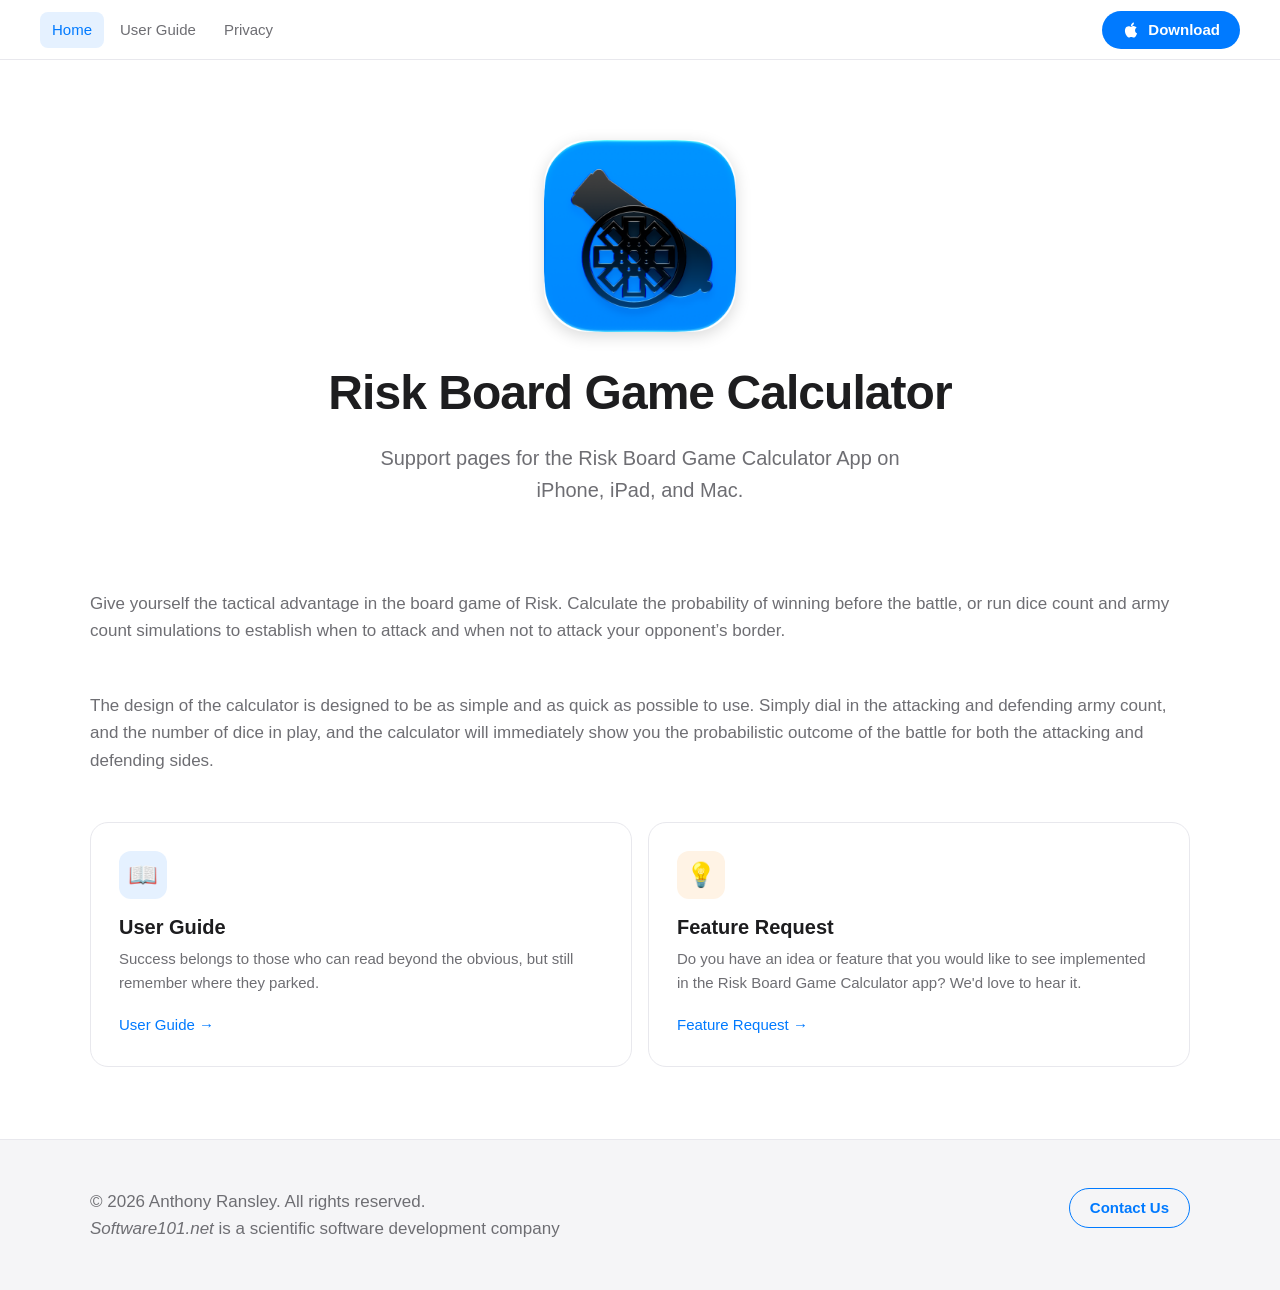
<file: index.html>
<!DOCTYPE html>
<html lang="en">
<head>
  <meta charset="UTF-8">
  <meta name="viewport" content="width=device-width, initial-scale=1.0">
  <title>Risk Board Game Calculator — Home</title>
  <meta name="description" content="Help, user guide, and support for the Risk Board Game Calculator">
  <link rel="stylesheet" href="assets/css/style.css">
</head>
<body>

<!-- ─── Header ─────────────────────────────────────── -->
<header class="site-header">
  <div class="header-inner">
    <nav class="header-nav">
      <a href="index.html" class="active">Home</a>
      <a href="user-guide.html">User Guide</a>
      <a href="privacy.html">Privacy</a>
    </nav>
    <div class="header-cta">
      <a href="https://apps.apple.com" class="btn btn-primary" target="_blank" rel="noopener">
        <svg viewBox="0 0 24 24" fill="currentColor"><path d="M18.71 19.5c-.83 1.24-1.71 2.45-3.05 2.47-1.34.03-1.77-.79-3.29-.79-1.53 0-2 .77-3.27.82-1.31.05-2.3-1.32-3.14-2.53C4.25 17 2.94 12.45 4.7 9.39c.87-1.52 2.43-2.48 4.12-2.51 1.28-.02 2.5.87 3.29.87.78 0 2.26-1.07 3.8-.91.65.03 2.47.26 3.64 1.98-.09.06-2.17 1.28-2.15 3.81.03 3.02 2.65 4.03 2.68 4.04-.03.07-.42 1.44-1.38 2.83M13 3.5c.73-.83 1.94-1.46 2.94-1.5.13 1.17-.34 2.35-1.04 3.19-.69.85-1.83 1.51-2.95 1.42-.15-1.15.41-2.35 1.05-3.11z"/></svg>
        Download
      </a>
    </div>
  </div>
</header>

<!-- ─── Main Heading ────────────────────────────────────────── -->
<section class="hero">
  <img src="assets/images/AppIconDefault512.png" alt="Icon1" class="hero-icon">
  <h1>Risk Board Game Calculator</h1>
  <p class="hero-subtitle">Support pages for the Risk Board Game Calculator App on iPhone, iPad, and Mac.</p>
</section>

<!-- ─── Promotional ──────────────────────────────────── -->
<section class="section section-tight">
  <div class="section-inner">
    <p>Give yourself the tactical advantage in the board game of Risk. Calculate the probability of winning before the battle, or run dice count and army count simulations to establish when to attack and when not to attack your opponent’s border.</p>
  </div>
</section>

<!-- ─── Description ──────────────────────────────────── -->
<section class="section section-tight">
  <div class="section-inner">
    <p>The design of the calculator is designed to be as simple and as quick as possible to use. Simply dial in the attacking and defending army count, and the number of dice in play, and the calculator will immediately show you the probabilistic outcome of the battle for both the attacking and defending sides.</p>
  </div>
</section>

<!-- ─── Quick links ──────────────────────────────────── -->
<section class="section section-top-tight">
  <div class="section-inner">
    <div class="cards-grid">
      <div class="card">
        <div class="card-icon blue">📖</div>
        <h3>User Guide</h3>
        <p>Success belongs to those who can read beyond the obvious, but still remember where they parked. </p>
        <a href="user-guide.html">User Guide →</a>
      </div>
      <div class="card">
        <div class="card-icon orange">💡</div>
        <h3>Feature Request</h3>
        <p>Do you have an idea or feature that you would like to see implemented in the Risk Board Game Calculator app? We'd love to hear it.</p>
        <a href="mailto:software101.net@gmail.com?subject=Risk%20Board%20Game%20Calculator%20feature%20request">Feature Request →</a>
      </div>

    </div>
  </div>
</section>


<!-- ─── Footer ───────────────────────────────────────── -->
<footer class="site-footer">
  <div class="footer-inner">
    <p>&copy; 2026 Anthony Ransley. All rights reserved.<br><em>Software101.net</em> is a scientific software development company</p>
    <a href="mailto:software101.net@gmail.com?subject=Risk%20Board%20Game%20Calculator" class="btn btn-outline">Contact Us</a>
  </div>
</footer>

</body>
</html>
</file>
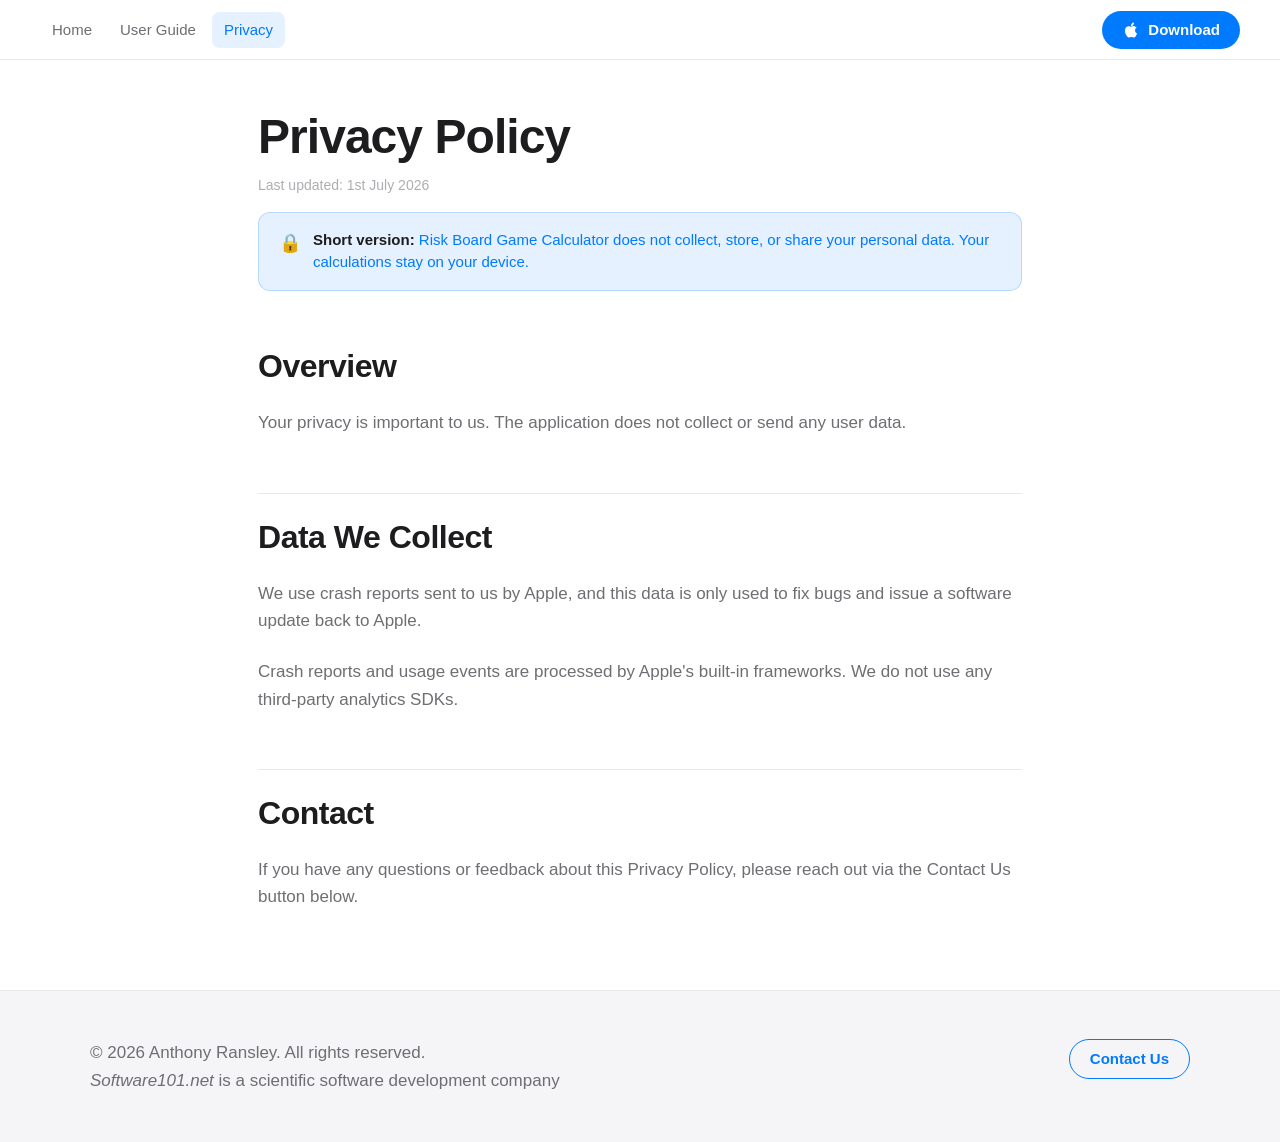
<file: privacy.html>
<!DOCTYPE html>
<html lang="en">
<head>
  <meta charset="UTF-8">
  <meta name="viewport" content="width=device-width, initial-scale=1.0">
  <title>Risk Board Game Calculator — Privacy Policy</title>
  <meta name="description" content="Privacy Policy for for Risk Board Game Calculator App.">
  <link rel="stylesheet" href="assets/css/style.css">
</head>
<body>

<!-- ─── Header ─────────────────────────────────────── -->
<header class="site-header">
  <div class="header-inner">
    <nav class="header-nav">
      <a href="index.html">Home</a>
      <a href="user-guide.html">User Guide</a>
      <a href="privacy.html" class="active">Privacy</a>
    </nav>
    <div class="header-cta">
      <a href="https://apps.apple.com" class="btn btn-primary" target="_blank" rel="noopener">
        <svg viewBox="0 0 24 24" fill="currentColor"><path d="M18.71 19.5c-.83 1.24-1.71 2.45-3.05 2.47-1.34.03-1.77-.79-3.29-.79-1.53 0-2 .77-3.27.82-1.31.05-2.3-1.32-3.14-2.53C4.25 17 2.94 12.45 4.7 9.39c.87-1.52 2.43-2.48 4.12-2.51 1.28-.02 2.5.87 3.29.87.78 0 2.26-1.07 3.8-.91.65.03 2.47.26 3.64 1.98-.09.06-2.17 1.28-2.15 3.81.03 3.02 2.65 4.03 2.68 4.04-.03.07-.42 1.44-1.38 2.83M13 3.5c.73-.83 1.94-1.46 2.94-1.5.13 1.17-.34 2.35-1.04 3.19-.69.85-1.83 1.51-2.95 1.42-.15-1.15.41-2.35 1.05-3.11z"/></svg>
        Download
      </a>
    </div>
  </div>
</header>

<!-- ─── Docs layout ──────────────────────────────────── -->
<div class="docs-layout docs-layout--full">

  <!-- Content -->
  <main class="docs-content">

    <h1>Privacy Policy</h1>
    <p style="color:var(--text-tertiary);font-size:14px;margin-top:6px;">Last updated: 1st July 2026</p>

    <div class="callout tip mt-16">
      <span class="callout-icon">🔒</span>
      <div><strong>Short version:</strong> Risk Board Game Calculator does not collect, store, or share your personal data. Your calculations stay on your device.</div>
    </div>

    <!-- Overview -->
    <h2 id="overview">Overview</h2>
    <p>Your privacy is important to us. The application does not collect or send any user data.</p>

    <!-- Data We Collect -->
    <h2 id="data-collected">Data We Collect</h2>
    <p>We use crash reports sent to us by Apple, and this data is only used to fix bugs and issue a software update back to Apple.</p>

    <p>Crash reports and usage events are processed by Apple's built-in frameworks. We do not use any third-party analytics SDKs.</p>

    <!-- Contact -->
    <h2 id="contact">Contact</h2>
    <p>If you have any questions or feedback about this Privacy Policy, please reach out via the Contact Us button below.</p>
   </main>
</div>

<!-- ─── Footer ───────────────────────────────────────── -->
<footer class="site-footer">
  <div class="footer-inner">
    <p>&copy; 2026 Anthony Ransley. All rights reserved.<br><em>Software101.net</em> is a scientific software development company</p>
    <a href="mailto:software101.net@gmail.com?subject=Risk%20Board%20Game%20Calculator" class="btn btn-outline">Contact Us</a>
  </div>
</footer>

</body>
</html>
</file>
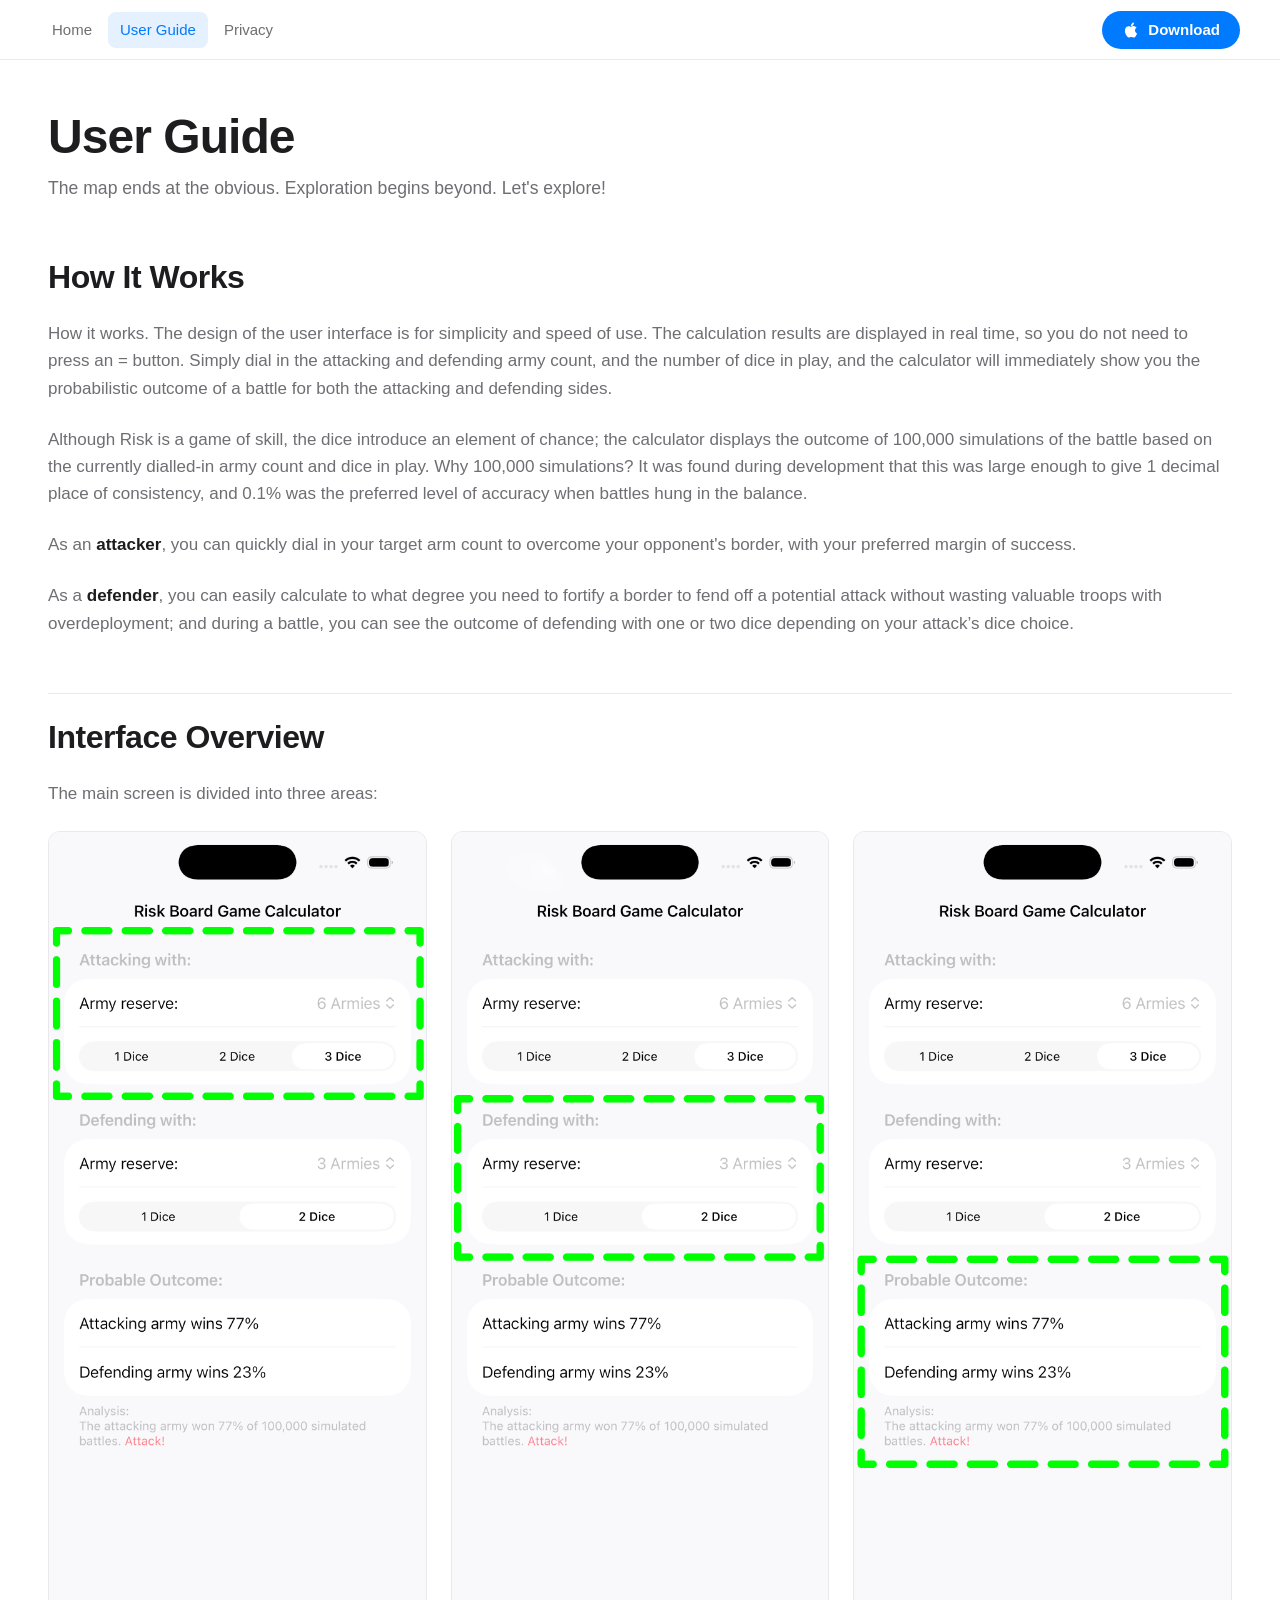
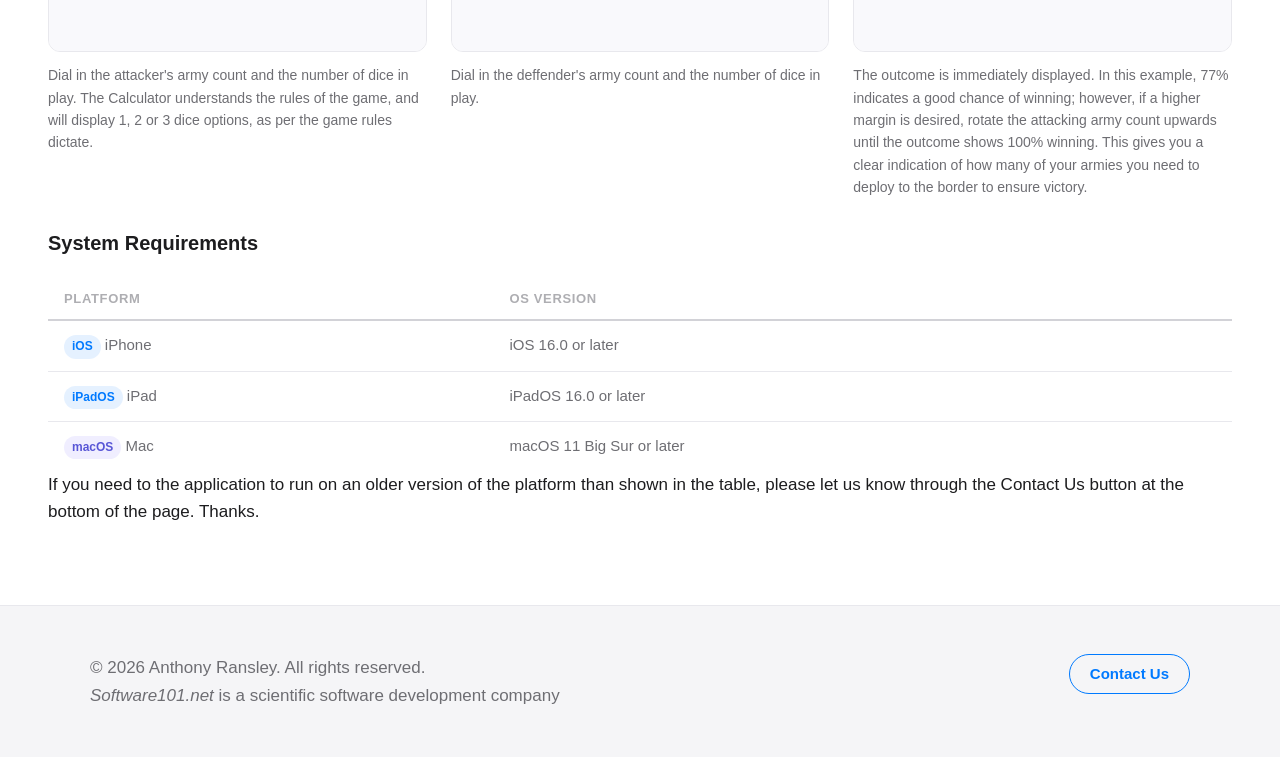
<file: user-guide.html>
<!DOCTYPE html>
<html lang="en">
<head>
  <meta charset="UTF-8">
  <meta name="viewport" content="width=device-width, initial-scale=1.0">
  <title>Risk Board Game Calculator — User Guide</title>
  <meta name="description" content="user guide for Risk Board Game Calculator App.">
  <link rel="stylesheet" href="assets/css/style.css">
</head>
<body>

<!-- ─── Header ─────────────────────────────────────── -->
<header class="site-header">
  <div class="header-inner">
    <nav class="header-nav">
      <a href="index.html">Home</a>
      <a href="user-guide.html"class="active">User Guide</a>
      <a href="privacy.html">Privacy</a>
    </nav>
    <div class="header-cta">
      <a href="https://apps.apple.com" class="btn btn-primary" target="_blank" rel="noopener">
        <svg viewBox="0 0 24 24" fill="currentColor"><path d="M18.71 19.5c-.83 1.24-1.71 2.45-3.05 2.47-1.34.03-1.77-.79-3.29-.79-1.53 0-2 .77-3.27.82-1.31.05-2.3-1.32-3.14-2.53C4.25 17 2.94 12.45 4.7 9.39c.87-1.52 2.43-2.48 4.12-2.51 1.28-.02 2.5.87 3.29.87.78 0 2.26-1.07 3.8-.91.65.03 2.47.26 3.64 1.98-.09.06-2.17 1.28-2.15 3.81.03 3.02 2.65 4.03 2.68 4.04-.03.07-.42 1.44-1.38 2.83M13 3.5c.73-.83 1.94-1.46 2.94-1.5.13 1.17-.34 2.35-1.04 3.19-.69.85-1.83 1.51-2.95 1.42-.15-1.15.41-2.35 1.05-3.11z"/></svg>
        Download
      </a>
    </div>
  </div>
</header>

  <!-- Content -->
  <main class="docs-content">

    <h1>User Guide</h1>
    <p style="font-size:1.1rem;color:var(--text-secondary);margin-top:8px;">The map ends at the obvious. Exploration begins beyond. Let's explore!</p>

    <!-- ── Getting Started ── -->
    <h2 id="how-it-works">How It Works</h2>

    <p>How it works. The design of the user interface is for simplicity and speed of use. The calculation results are displayed in real time, so you do not need to press an = button. Simply dial in the attacking and defending army count, and the number of dice in play, and the calculator will immediately show you the probabilistic outcome of a battle for both the attacking and defending sides.</p>

<p>Although Risk is a game of skill, the dice introduce an element of chance; the calculator displays the outcome of 100,000 simulations of the battle based on the currently dialled-in army count and dice in play. Why 100,000 simulations? It was found during development that this was large enough to give 1 decimal place of consistency, and 0.1% was the preferred level of accuracy when battles hung in the balance. </p> 

<p>As an <strong>attacker</strong>, you can quickly dial in your target arm count to overcome your opponent's border, with your preferred margin of success.</p>

<p>As a <strong>defender</strong>, you can easily calculate to what degree you need to fortify a border to fend off a potential attack without wasting valuable troops with overdeployment; and during a battle, you can see the outcome of defending with one or two dice depending on your attack’s dice choice.</p>

    <!-- ── Interface Overview ── -->
    <h2 id="interface-overview">Interface Overview</h2>

    <p>The main screen is divided into three areas:</p>

    <div class="screenshot-grid">
      <figure class="screenshot">
        <img src="assets/images/section1.webp" alt="Attack Section">
        <figcaption>Dial in the attacker's army count and the number of dice in play. The Calculator understands the rules of the game, and will display 1, 2 or 3 dice options, as per the game rules dictate.</figcaption>
      </figure>
      <figure class="screenshot">
        <img src="assets/images/section2.webp" alt="Defend Section">
        <figcaption>Dial in the deffender's army count and the number of dice in play.</figcaption>
      </figure>
      <figure class="screenshot">
        <img src="assets/images/section3.webp" alt="Outcome Section">
        <figcaption>The outcome is immediately displayed. In this example, 77% indicates a good chance of winning; however, if a higher margin is desired, rotate the attacking army count upwards until the outcome shows 100% winning. This gives you a clear indication of how many of your armies you need to deploy to the border to ensure victory.</figcaption>
      </figure>
    </div>


    <h3>System Requirements</h3>
    <div class="table-wrap">
      <table>
        <thead>
          <tr><th>Platform</th><th>OS Version</th></tr>
        </thead>
        <tbody>
          <tr><td><span class="badge badge-ios">iOS</span> iPhone</td><td>iOS 16.0 or later</td></tr>
          <tr><td><span class="badge badge-ios">iPadOS</span> iPad</td><td>iPadOS 16.0 or later</td></tr>
          <tr><td><span class="badge badge-mac">macOS</span> Mac</td><td>macOS 11 Big Sur or later</td></tr>
        </tbody>
      </table>
      If you need to the application to run on an older version of the platform than shown in the table, please let us know through the Contact Us button at the bottom of the page. Thanks. 
    </div>

  </main>

<!-- ─── Footer ───────────────────────────────────────── -->
<footer class="site-footer">
  <div class="footer-inner">
    <p>&copy; 2026 Anthony Ransley. All rights reserved.<br><em>Software101.net</em> is a scientific software development company</p>
    <a href="mailto:software101.net@gmail.com?subject=Risk%20Board%20Game%20Calculator" class="btn btn-outline">Contact Us</a>
  </div>
</footer>

</body>
</html>
</file>
<file: assets/css/style.css>
/* Fractions Calculator Support Site — Design System */

:root {
  --accent: #007AFF;
  --accent-hover: #0063CC;
  --accent-light: #E5F1FF;
  --success: #34C759;
  --warning: #FF9500;
  --danger: #FF3B30;

  --bg: #FFFFFF;
  --bg-secondary: #F5F5F7;
  --bg-tertiary: #EBEBEB;
  --surface: #FFFFFF;
  --surface-raised: #FFFFFF;
  --border: #D2D2D7;
  --border-light: #E8E8ED;

  --text-primary: #1D1D1F;
  --text-secondary: #6E6E73;
  --text-tertiary: #AEAEB2;

  --radius-sm: 8px;
  --radius-md: 12px;
  --radius-lg: 18px;

  --shadow-sm: 0 1px 3px rgba(0,0,0,0.08);
  --shadow-md: 0 4px 16px rgba(0,0,0,0.10);
  --shadow-lg: 0 8px 32px rgba(0,0,0,0.12);

  --font: -apple-system, BlinkMacSystemFont, "SF Pro Text", "Segoe UI", sans-serif;
  --font-display: -apple-system, BlinkMacSystemFont, "SF Pro Display", "Segoe UI", sans-serif;
  --font-mono: "SF Mono", ui-monospace, "Cascadia Code", Menlo, monospace;

  --nav-width: 260px;
  --header-height: 60px;
  --content-max: 820px;
}

@media (prefers-color-scheme: dark) {
  :root {
    --bg: #000000;
    --bg-secondary: #1C1C1E;
    --bg-tertiary: #2C2C2E;
    --surface: #1C1C1E;
    --surface-raised: #2C2C2E;
    --border: #38383A;
    --border-light: #2C2C2E;

    --text-primary: #F5F5F7;
    --text-secondary: #AEAEB2;
    --text-tertiary: #636366;

    --accent-light: #1A2E4A;
    --shadow-sm: 0 1px 3px rgba(0,0,0,0.3);
    --shadow-md: 0 4px 16px rgba(0,0,0,0.4);
    --shadow-lg: 0 8px 32px rgba(0,0,0,0.5);
  }
}

*, *::before, *::after { box-sizing: border-box; margin: 0; padding: 0; }

html { scroll-behavior: smooth; }

body {
  font-family: var(--font);
  font-size: 17px;
  line-height: 1.6;
  color: var(--text-primary);
  background: var(--bg);
  -webkit-font-smoothing: antialiased;
}

/* ─── Typography ───────────────────────────────────── */

h1, h2, h3, h4 {
  font-family: var(--font-display);
  font-weight: 600;
  line-height: 1.2;
  color: var(--text-primary);
}

h1 { font-size: clamp(2rem, 5vw, 3rem); font-weight: 700; letter-spacing: -0.02em; }
h2 { font-size: clamp(1.5rem, 3vw, 2rem); letter-spacing: -0.015em; }
h3 { font-size: 1.25rem; }
h4 { font-size: 1rem; }

p { color: var(--text-secondary); }
p + p { margin-top: 1em; }

a { color: var(--accent); text-decoration: none; }
a:hover { color: var(--accent-hover); text-decoration: underline; }

strong { font-weight: 600; color: var(--text-primary); }

code {
  font-family: var(--font-mono);
  font-size: 0.875em;
  background: var(--bg-tertiary);
  padding: 0.15em 0.45em;
  border-radius: 4px;
  color: var(--text-primary);
}

/* ─── Site Header ──────────────────────────────────── */

.site-header {
  position: sticky;
  top: 0;
  z-index: 100;
  height: var(--header-height);
  background: rgba(255,255,255,0.85);
  backdrop-filter: saturate(180%) blur(20px);
  -webkit-backdrop-filter: saturate(180%) blur(20px);
  border-bottom: 1px solid var(--border-light);
  display: flex;
  align-items: center;
  padding: 0 24px;
}

@media (prefers-color-scheme: dark) {
  .site-header {
    background: rgba(0,0,0,0.85);
    border-bottom-color: var(--border);
  }
}

.header-inner {
  width: 100%;
  max-width: 1200px;
  margin: 0 auto;
  display: flex;
  align-items: center;
  gap: 32px;
}

.header-logo {
  display: flex;
  align-items: center;
  gap: 10px;
  font-weight: 600;
  font-size: 17px;
  color: var(--text-primary);
  text-decoration: none;
  flex-shrink: 0;
}

.header-logo:hover { color: var(--text-primary); text-decoration: none; }

.logo-icon {
  width: 32px;
  height: 32px;
  background: linear-gradient(145deg, #007AFF, #5856D6);
  border-radius: 8px;
  display: flex;
  align-items: center;
  justify-content: center;
  color: white;
  font-weight: 700;
  font-size: 16px;
  flex-shrink: 0;
}

.header-nav {
  display: flex;
  gap: 4px;
  flex: 1;
}

.header-nav a {
  font-size: 15px;
  font-weight: 500;
  color: var(--text-secondary);
  padding: 6px 12px;
  border-radius: 8px;
  transition: color 0.15s, background 0.15s;
  text-decoration: none;
}

.header-nav a:hover {
  color: var(--text-primary);
  background: var(--bg-secondary);
  text-decoration: none;
}

.header-nav a.active {
  color: var(--accent);
  background: var(--accent-light);
}

.header-cta {
  margin-left: auto;
  flex-shrink: 0;
}

/* ─── Buttons ──────────────────────────────────────── */

.btn {
  display: inline-flex;
  align-items: center;
  gap: 8px;
  padding: 10px 20px;
  border-radius: 980px;
  font-size: 15px;
  font-weight: 600;
  cursor: pointer;
  transition: all 0.15s;
  text-decoration: none;
  border: none;
  line-height: 1.2;
}

.btn-primary {
  background: var(--accent);
  color: #fff;
}
.btn-primary:hover {
  background: var(--accent-hover);
  color: #fff;
  text-decoration: none;
  transform: translateY(-1px);
  box-shadow: var(--shadow-md);
}

.btn-secondary {
  background: var(--bg-secondary);
  color: var(--text-primary);
  border: 1px solid var(--border);
}
.btn-secondary:hover {
  background: var(--bg-tertiary);
  color: var(--text-primary);
  text-decoration: none;
}

.btn-outline {
  background: transparent;
  color: var(--accent);
  border: 1.5px solid var(--accent);
}
.btn-outline:hover {
  background: var(--accent-light);
  color: var(--accent);
  text-decoration: none;
}

.btn svg { width: 18px; height: 18px; flex-shrink: 0; }

/* ─── Hero ─────────────────────────────────────────── */

.hero {
  padding: 80px 24px 24px;
  text-align: center;
  background: var(--bg);
}

.hero-badge {
  display: inline-flex;
  align-items: center;
  gap: 6px;
  background: var(--accent-light);
  color: var(--accent);
  font-size: 13px;
  font-weight: 600;
  padding: 4px 12px;
  border-radius: 980px;
  margin-bottom: 24px;
  letter-spacing: 0.02em;
  text-transform: uppercase;
}

.hero-icon {
  width: 192px;
  height: 192px;
  border-radius: 44px;
  margin-bottom: 24px;
  box-shadow: 0 4px 16px rgba(0,0,0,0.15);
}

.hero h1 { margin-bottom: 20px; }

.hero-subtitle {
  font-size: 1.25rem;
  color: var(--text-secondary);
  max-width: 560px;
  margin: 0 auto 36px;
}

.hero-actions {
  display: flex;
  gap: 12px;
  justify-content: center;
  flex-wrap: wrap;
}

.app-store-badge {
  display: inline-block;
  height: 44px;
  transition: opacity 0.15s, transform 0.15s;
}
.app-store-badge:hover { opacity: 0.85; transform: translateY(-1px); }
.app-store-badge img { height: 44px; display: block; }

/* ─── Cards ─────────────────────────────────────────── */

.cards-grid {
  display: grid;
  grid-template-columns: repeat(auto-fit, minmax(260px, 1fr));
  gap: 16px;
}

.card {
  background: var(--surface);
  border: 1px solid var(--border-light);
  border-radius: var(--radius-lg);
  padding: 28px;
  transition: box-shadow 0.2s, transform 0.2s;
}

.card:hover {
  box-shadow: var(--shadow-md);
  transform: translateY(-2px);
}

.card-icon {
  width: 48px;
  height: 48px;
  border-radius: 12px;
  display: flex;
  align-items: center;
  justify-content: center;
  margin-bottom: 16px;
  font-size: 24px;
}

.card-icon.blue { background: #E5F1FF; }
.card-icon.purple { background: #F0EEFF; }
.card-icon.green { background: #E6F9ED; }
.card-icon.orange { background: #FFF3E5; }

@media (prefers-color-scheme: dark) {
  .card-icon.blue { background: #1A2E4A; }
  .card-icon.purple { background: #2A1F4A; }
  .card-icon.green { background: #1A3A25; }
  .card-icon.orange { background: #3A2A10; }
}

.card h3 { margin-bottom: 8px; }
.card p { font-size: 15px; margin: 0 0 16px; }
.card a { font-size: 15px; font-weight: 500; }

/* ─── Screenshot grid ──────────────────────────────── */

.screenshot-grid {
  display: grid;
  grid-template-columns: repeat(auto-fit, minmax(220px, 1fr));
  gap: 24px;
  margin: 24px 0;
}

.screenshot {
  margin: 0;
}

.screenshot img {
  width: 100%;
  height: auto;
  display: block;
  border: 1px solid var(--border-light);
  border-radius: var(--radius-md);
  background: var(--surface);
}

.screenshot figcaption {
  margin-top: 12px;
  font-size: 14px;
  color: var(--text-secondary);
}

/* ─── Section wrapper ──────────────────────────────── */

.section {
  padding: 72px 24px;
}

.section-tight { padding-top: 24px; padding-bottom: 24px; }
.section-top-tight { padding-top: 24px; }

.section-inner {
  max-width: 1100px;
  margin: 0 auto;
}

.section-alt { background: var(--bg-secondary); }

.section-header {
  margin-bottom: 48px;
  text-align: center;
}

.section-header p {
  font-size: 1.1rem;
  margin-top: 12px;
}

/* ─── Docs layout ──────────────────────────────────── */

.docs-layout {
  display: grid;
  grid-template-columns: var(--nav-width) 1fr;
  gap: 0;
  min-height: calc(100vh - var(--header-height));
  max-width: 1200px;
  margin: 0 auto;
}

.docs-layout--full {
  grid-template-columns: 1fr;
}

.docs-layout--full .docs-content {
  max-width: 860px;
  margin: 0 auto;
}

.docs-sidebar {
  position: sticky;
  top: var(--header-height);
  height: calc(100vh - var(--header-height));
  overflow-y: auto;
  padding: 32px 16px 32px 24px;
  border-right: 1px solid var(--border-light);
  flex-shrink: 0;
}

.docs-sidebar::-webkit-scrollbar { width: 4px; }
.docs-sidebar::-webkit-scrollbar-track { background: transparent; }
.docs-sidebar::-webkit-scrollbar-thumb { background: var(--border); border-radius: 2px; }

.sidebar-section { margin-bottom: 28px; }

.sidebar-label {
  font-size: 11px;
  font-weight: 700;
  letter-spacing: 0.08em;
  text-transform: uppercase;
  color: var(--text-tertiary);
  padding: 0 8px;
  margin-bottom: 6px;
}

.sidebar-nav { list-style: none; }

.sidebar-nav a {
  display: block;
  font-size: 15px;
  color: var(--text-secondary);
  padding: 5px 8px;
  border-radius: var(--radius-sm);
  transition: color 0.12s, background 0.12s;
  text-decoration: none;
}

.sidebar-nav a:hover {
  color: var(--text-primary);
  background: var(--bg-secondary);
  text-decoration: none;
}

.sidebar-nav a.active {
  color: var(--accent);
  background: var(--accent-light);
  font-weight: 500;
}

.sidebar-nav .sub-item a {
  padding-left: 20px;
  font-size: 14px;
}

.docs-content {
  padding: 48px 48px 80px;
  min-width: 0;
}

.docs-content > * + * { margin-top: 24px; }

.docs-content h1 { margin-bottom: 8px; }
.docs-content h2 {
  margin-top: 56px;
  padding-top: 24px;
  border-top: 1px solid var(--border-light);
}
.docs-content h2:first-of-type { border-top: none; padding-top: 0; }
.docs-content h3 { margin-top: 32px; }

.docs-content ul, .docs-content ol {
  padding-left: 24px;
  color: var(--text-secondary);
}
.docs-content li { margin-top: 6px; }
.docs-content li + li { }

/* ─── Callouts ─────────────────────────────────────── */

.callout {
  display: flex;
  gap: 12px;
  padding: 16px 20px;
  border-radius: var(--radius-md);
  font-size: 15px;
  line-height: 1.5;
}

.callout-icon { font-size: 18px; flex-shrink: 0; margin-top: 1px; }

.callout.tip {
  background: var(--accent-light);
  color: var(--accent);
  border: 1px solid rgba(0,122,255,0.2);
}
.callout.tip p { color: var(--accent); }

.callout.warning {
  background: #FFF3E5;
  color: #8A4200;
  border: 1px solid rgba(255,149,0,0.25);
}
.callout.warning p { color: #8A4200; }

.callout.note {
  background: var(--bg-secondary);
  color: var(--text-secondary);
  border: 1px solid var(--border);
}
.callout.note p { color: var(--text-secondary); }

@media (prefers-color-scheme: dark) {
  .callout.warning { background: #3A2010; color: #FF9F45; border-color: rgba(255,149,0,0.3); }
  .callout.warning p { color: #FF9F45; }
}

/* ─── Step list ────────────────────────────────────── */

.steps { list-style: none; padding: 0; counter-reset: steps; }

.steps li {
  counter-increment: steps;
  display: flex;
  gap: 16px;
  padding: 16px 0;
  border-bottom: 1px solid var(--border-light);
  color: var(--text-secondary);
  font-size: 15px;
}

.steps li:last-child { border-bottom: none; }

.steps li::before {
  content: counter(steps);
  display: flex;
  align-items: center;
  justify-content: center;
  width: 28px;
  height: 28px;
  min-width: 28px;
  background: var(--accent);
  color: white;
  border-radius: 50%;
  font-size: 13px;
  font-weight: 700;
  margin-top: 1px;
}

/* ─── Keyboard shortcut ────────────────────────────── */

kbd {
  display: inline-block;
  padding: 2px 7px;
  background: var(--surface-raised);
  border: 1px solid var(--border);
  border-bottom-width: 2px;
  border-radius: 5px;
  font-family: var(--font-mono);
  font-size: 12px;
  color: var(--text-primary);
}

/* ─── Table ─────────────────────────────────────────── */

.table-wrap { overflow-x: auto; }

table {
  width: 100%;
  border-collapse: collapse;
  font-size: 15px;
}

th {
  text-align: left;
  font-size: 13px;
  font-weight: 600;
  color: var(--text-tertiary);
  text-transform: uppercase;
  letter-spacing: 0.05em;
  padding: 10px 16px;
  border-bottom: 2px solid var(--border);
}

td {
  padding: 12px 16px;
  border-bottom: 1px solid var(--border-light);
  color: var(--text-secondary);
  vertical-align: top;
}

tr:last-child td { border-bottom: none; }
tr:hover td { background: var(--bg-secondary); }

/* ─── FAQ ───────────────────────────────────────────── */

.faq-item {
  border: 1px solid var(--border-light);
  border-radius: var(--radius-md);
  overflow: hidden;
  margin-bottom: 8px;
}

details summary {
  padding: 18px 20px;
  font-weight: 600;
  font-size: 16px;
  cursor: pointer;
  display: flex;
  justify-content: space-between;
  align-items: center;
  list-style: none;
  background: var(--surface);
  transition: background 0.15s;
  color: var(--text-primary);
}

details summary::-webkit-details-marker { display: none; }

details summary::after {
  content: "+";
  font-size: 22px;
  font-weight: 300;
  color: var(--text-tertiary);
  transition: transform 0.2s;
  flex-shrink: 0;
  margin-left: 16px;
}

details[open] summary::after {
  transform: rotate(45deg);
}

details summary:hover { background: var(--bg-secondary); }

.faq-body {
  padding: 0 20px 20px;
  font-size: 15px;
  color: var(--text-secondary);
  background: var(--surface);
  border-top: 1px solid var(--border-light);
  padding-top: 16px;
}

.faq-body p + p { margin-top: 10px; }
.faq-body ul { padding-left: 20px; margin-top: 8px; }
.faq-body li { margin-top: 4px; }

/* ─── Feature grid ─────────────────────────────────── */

.feature-list { list-style: none; padding: 0; display: grid; gap: 12px; }

.feature-list li {
  display: flex;
  gap: 12px;
  align-items: flex-start;
  font-size: 15px;
  color: var(--text-secondary);
}

.feature-list li::before {
  content: "✓";
  display: flex;
  align-items: center;
  justify-content: center;
  width: 22px;
  height: 22px;
  min-width: 22px;
  background: var(--success);
  color: white;
  border-radius: 50%;
  font-size: 12px;
  font-weight: 700;
  margin-top: 1px;
}

/* ─── Contact form / cards ─────────────────────────── */

.contact-grid {
  display: grid;
  grid-template-columns: repeat(auto-fit, minmax(220px, 1fr));
  gap: 16px;
}

.contact-card {
  background: var(--surface);
  border: 1px solid var(--border-light);
  border-radius: var(--radius-lg);
  padding: 28px;
  text-align: center;
  text-decoration: none;
  transition: box-shadow 0.2s, transform 0.2s;
  display: block;
}

.contact-card:hover {
  box-shadow: var(--shadow-md);
  transform: translateY(-2px);
  text-decoration: none;
}

.contact-card-icon {
  font-size: 40px;
  margin-bottom: 12px;
}

.contact-card h3 { margin-bottom: 6px; font-size: 17px; }
.contact-card p { font-size: 14px; color: var(--text-secondary); margin: 0; }

/* ─── Footer ────────────────────────────────────────── */

.site-footer {
  background: var(--bg-secondary);
  border-top: 1px solid var(--border-light);
  padding: 48px 24px;
  margin-top: 0;
}

.footer-inner {
  max-width: 1100px;
  margin: 0 auto;
  display: grid;
  grid-template-columns: 1fr auto;
  gap: 32px;
  align-items: start;
}

.footer-brand { display: flex; align-items: center; gap: 10px; margin-bottom: 8px; }
.footer-brand span { font-weight: 600; font-size: 15px; }

.footer-tagline { font-size: 14px; color: var(--text-tertiary); }

.footer-links {
  display: flex;
  flex-wrap: wrap;
  gap: 24px;
}

.footer-links a {
  font-size: 14px;
  color: var(--text-secondary);
  text-decoration: none;
}
.footer-links a:hover { color: var(--text-primary); text-decoration: underline; }

.footer-bottom {
  max-width: 1100px;
  margin: 32px auto 0;
  padding-top: 24px;
  border-top: 1px solid var(--border-light);
  display: flex;
  justify-content: space-between;
  flex-wrap: wrap;
  gap: 8px;
}

.footer-bottom p { font-size: 13px; color: var(--text-tertiary); margin: 0; }

/* ─── Breadcrumb ────────────────────────────────────── */

.breadcrumb {
  display: flex;
  align-items: center;
  gap: 8px;
  font-size: 14px;
  color: var(--text-tertiary);
  margin-bottom: 32px;
}

.breadcrumb a { color: var(--text-tertiary); text-decoration: none; }
.breadcrumb a:hover { color: var(--accent); }
.breadcrumb span { color: var(--text-primary); }

/* ─── Inline badge ──────────────────────────────────── */

.badge {
  display: inline-block;
  padding: 2px 8px;
  border-radius: 980px;
  font-size: 12px;
  font-weight: 600;
}

.badge-ios { background: #E5F1FF; color: var(--accent); }
.badge-mac { background: #F0EEFF; color: #5856D6; }

@media (prefers-color-scheme: dark) {
  .badge-ios { background: #1A2E4A; }
  .badge-mac { background: #2A1F4A; }
}

/* ─── Responsive ────────────────────────────────────── */

@media (max-width: 900px) {
  .docs-layout {
    grid-template-columns: 1fr;
  }

  .docs-sidebar {
    position: static;
    height: auto;
    border-right: none;
    border-bottom: 1px solid var(--border-light);
    padding: 24px;
  }

  .sidebar-nav { display: flex; flex-wrap: wrap; gap: 4px; }
  .sidebar-nav li { display: contents; }
  .sidebar-nav a { white-space: nowrap; }
  .sidebar-label { display: none; }
  .sidebar-section { margin-bottom: 0; }

  .docs-content { padding: 32px 24px 64px; }
}

@media (max-width: 680px) {
  .site-header { padding: 0 16px; }
  .header-inner { gap: 8px; }

  .header-nav {
    gap: 0;
    flex: 1 1 auto;
    min-width: 0;
    overflow-x: auto;
    -webkit-overflow-scrolling: touch;
    scrollbar-width: none;
  }
  .header-nav::-webkit-scrollbar { display: none; }
  .header-nav a { padding: 6px 8px; font-size: 13px; white-space: nowrap; }

  .header-cta .btn { padding: 7px 12px; font-size: 13px; gap: 5px; }
  .header-cta .btn svg { width: 14px; height: 14px; }

  .docs-content h2 { font-size: 1.35rem; }

  .footer-inner { grid-template-columns: 1fr; }
  .footer-bottom { flex-direction: column; }
}

/* ─── Misc utilities ────────────────────────────────── */

.sr-only {
  position: absolute; width: 1px; height: 1px;
  padding: 0; margin: -1px; overflow: hidden;
  clip: rect(0,0,0,0); white-space: nowrap; border-width: 0;
}

.text-center { text-align: center; }
.mt-0 { margin-top: 0 !important; }
.mt-8 { margin-top: 8px !important; }
.mt-16 { margin-top: 16px !important; }
.mt-24 { margin-top: 24px !important; }
.mt-32 { margin-top: 32px !important; }
.mt-48 { margin-top: 48px !important; }
.mt-64 { margin-top: 64px !important; }
</file>
